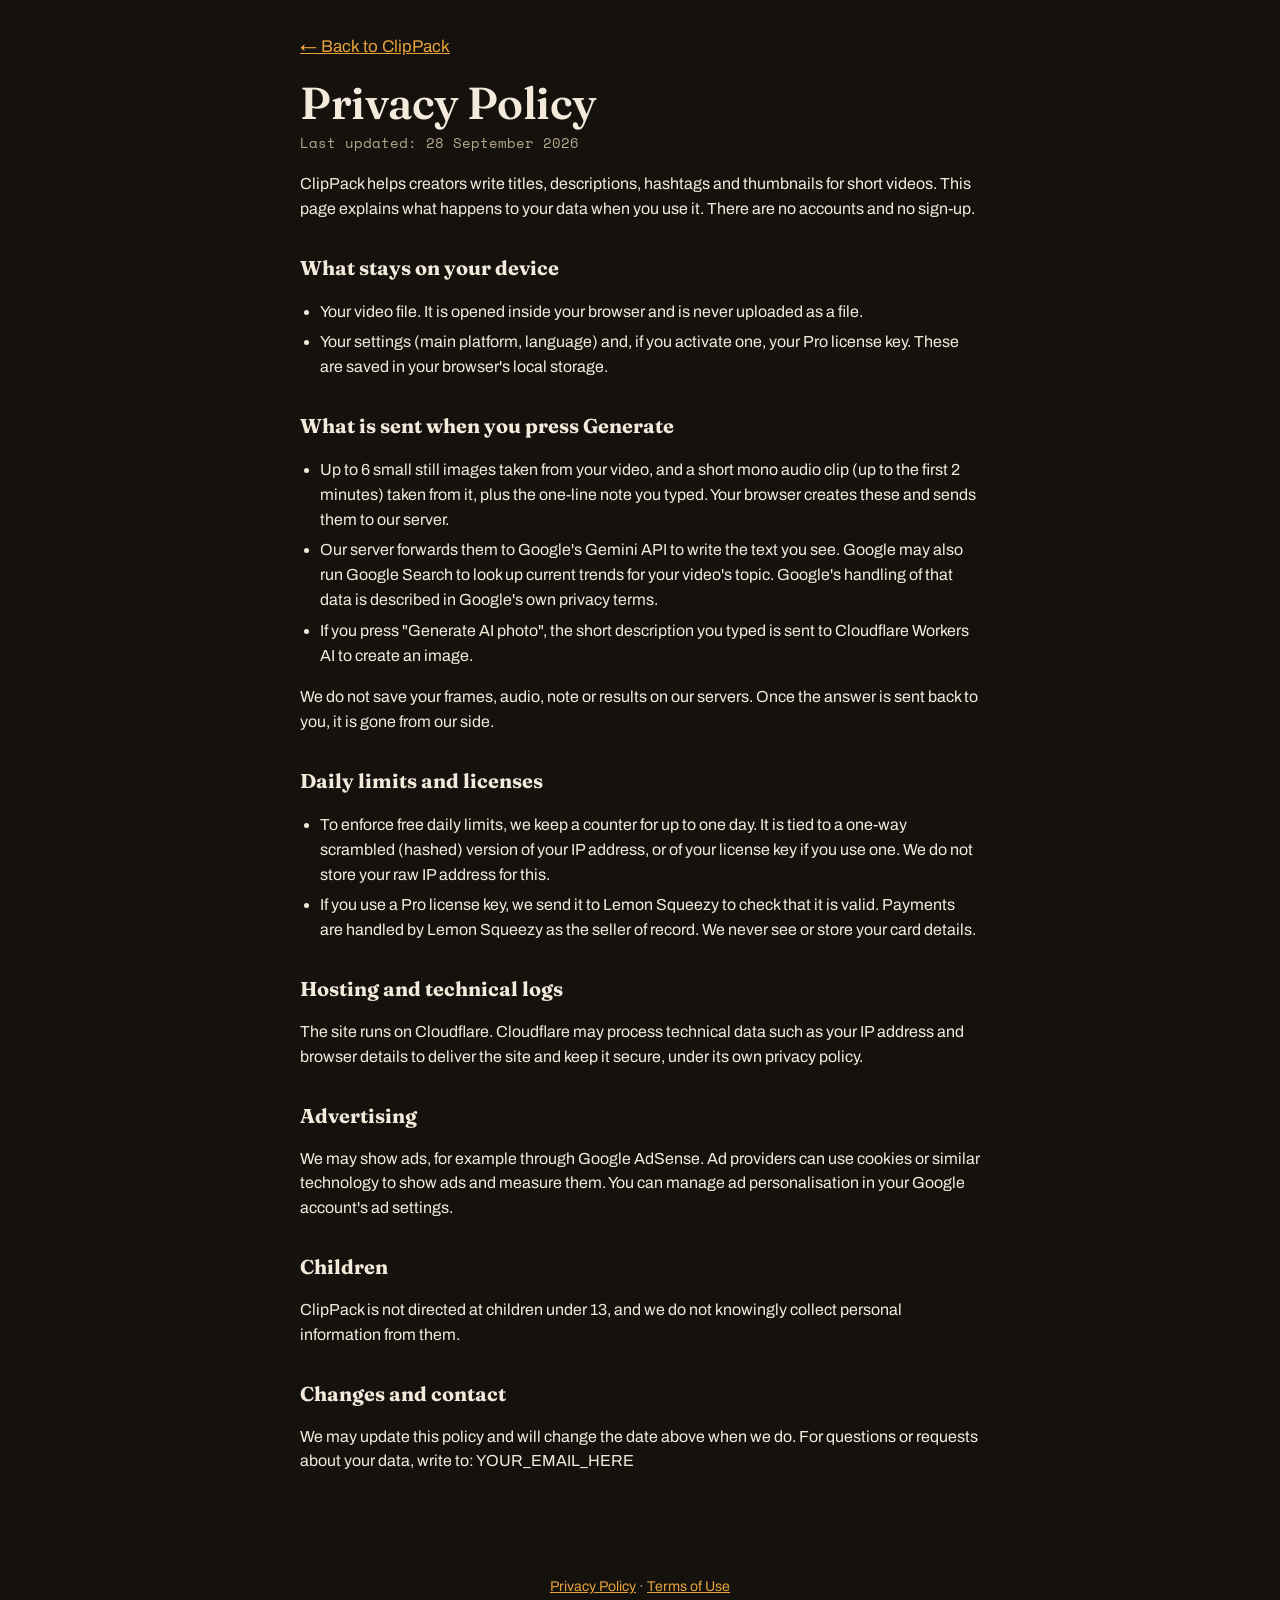
<file: privacy.html>
<!doctype html>
<html lang="en">
<head>
<meta charset="utf-8">
<meta name="viewport" content="width=device-width, initial-scale=1, viewport-fit=cover">
<meta name="color-scheme" content="dark">
<title>Privacy Policy | ClipPack</title>
<meta name="robots" content="index,follow">
<link rel="canonical" href="https://clippack-c97.pages.dev/privacy.html">
<link rel="preconnect" href="https://fonts.googleapis.com">
<link rel="preconnect" href="https://fonts.gstatic.com" crossorigin>
<link href="https://fonts.googleapis.com/css2?family=Fraunces:opsz,wght@9..144,500;9..144,600&family=Archivo:wght@400;500;600;700&family=Space+Mono:wght@400;700&display=swap" rel="stylesheet">
<link rel="stylesheet" href="style.css">
</head>
<body>
<main class="legal">
<a class="back" href="./">&larr; Back to ClipPack</a>
<h1>Privacy Policy</h1>
<p class="updated">Last updated: 28 September 2026</p>
<p>ClipPack helps creators write titles, descriptions, hashtags and thumbnails for short videos. This page explains what happens to your data when you use it. There are no accounts and no sign-up.</p>

<h2>What stays on your device</h2>
<ul>
<li>Your video file. It is opened inside your browser and is never uploaded as a file.</li>
<li>Your settings (main platform, language) and, if you activate one, your Pro license key. These are saved in your browser's local storage.</li>
</ul>

<h2>What is sent when you press Generate</h2>
<ul>
<li>Up to 6 small still images taken from your video, and a short mono audio clip (up to the first 2 minutes) taken from it, plus the one-line note you typed. Your browser creates these and sends them to our server.</li>
<li>Our server forwards them to Google's Gemini API to write the text you see. Google may also run Google Search to look up current trends for your video's topic. Google's handling of that data is described in Google's own privacy terms.</li>
<li>If you press "Generate AI photo", the short description you typed is sent to Cloudflare Workers AI to create an image.</li>
</ul>
<p>We do not save your frames, audio, note or results on our servers. Once the answer is sent back to you, it is gone from our side.</p>

<h2>Daily limits and licenses</h2>
<ul>
<li>To enforce free daily limits, we keep a counter for up to one day. It is tied to a one-way scrambled (hashed) version of your IP address, or of your license key if you use one. We do not store your raw IP address for this.</li>
<li>If you use a Pro license key, we send it to Lemon Squeezy to check that it is valid. Payments are handled by Lemon Squeezy as the seller of record. We never see or store your card details.</li>
</ul>

<h2>Hosting and technical logs</h2>
<p>The site runs on Cloudflare. Cloudflare may process technical data such as your IP address and browser details to deliver the site and keep it secure, under its own privacy policy.</p>

<h2>Advertising</h2>
<p>We may show ads, for example through Google AdSense. Ad providers can use cookies or similar technology to show ads and measure them. You can manage ad personalisation in your Google account's ad settings.</p>

<h2>Children</h2>
<p>ClipPack is not directed at children under 13, and we do not knowingly collect personal information from them.</p>

<h2>Changes and contact</h2>
<p>We may update this policy and will change the date above when we do. For questions or requests about your data, write to: YOUR_EMAIL_HERE</p>
</main>
<footer class="site-foot">
  <p><a href="privacy.html">Privacy Policy</a> &middot; <a href="terms.html">Terms of Use</a></p>
</footer>
</body>
</html>
</file>
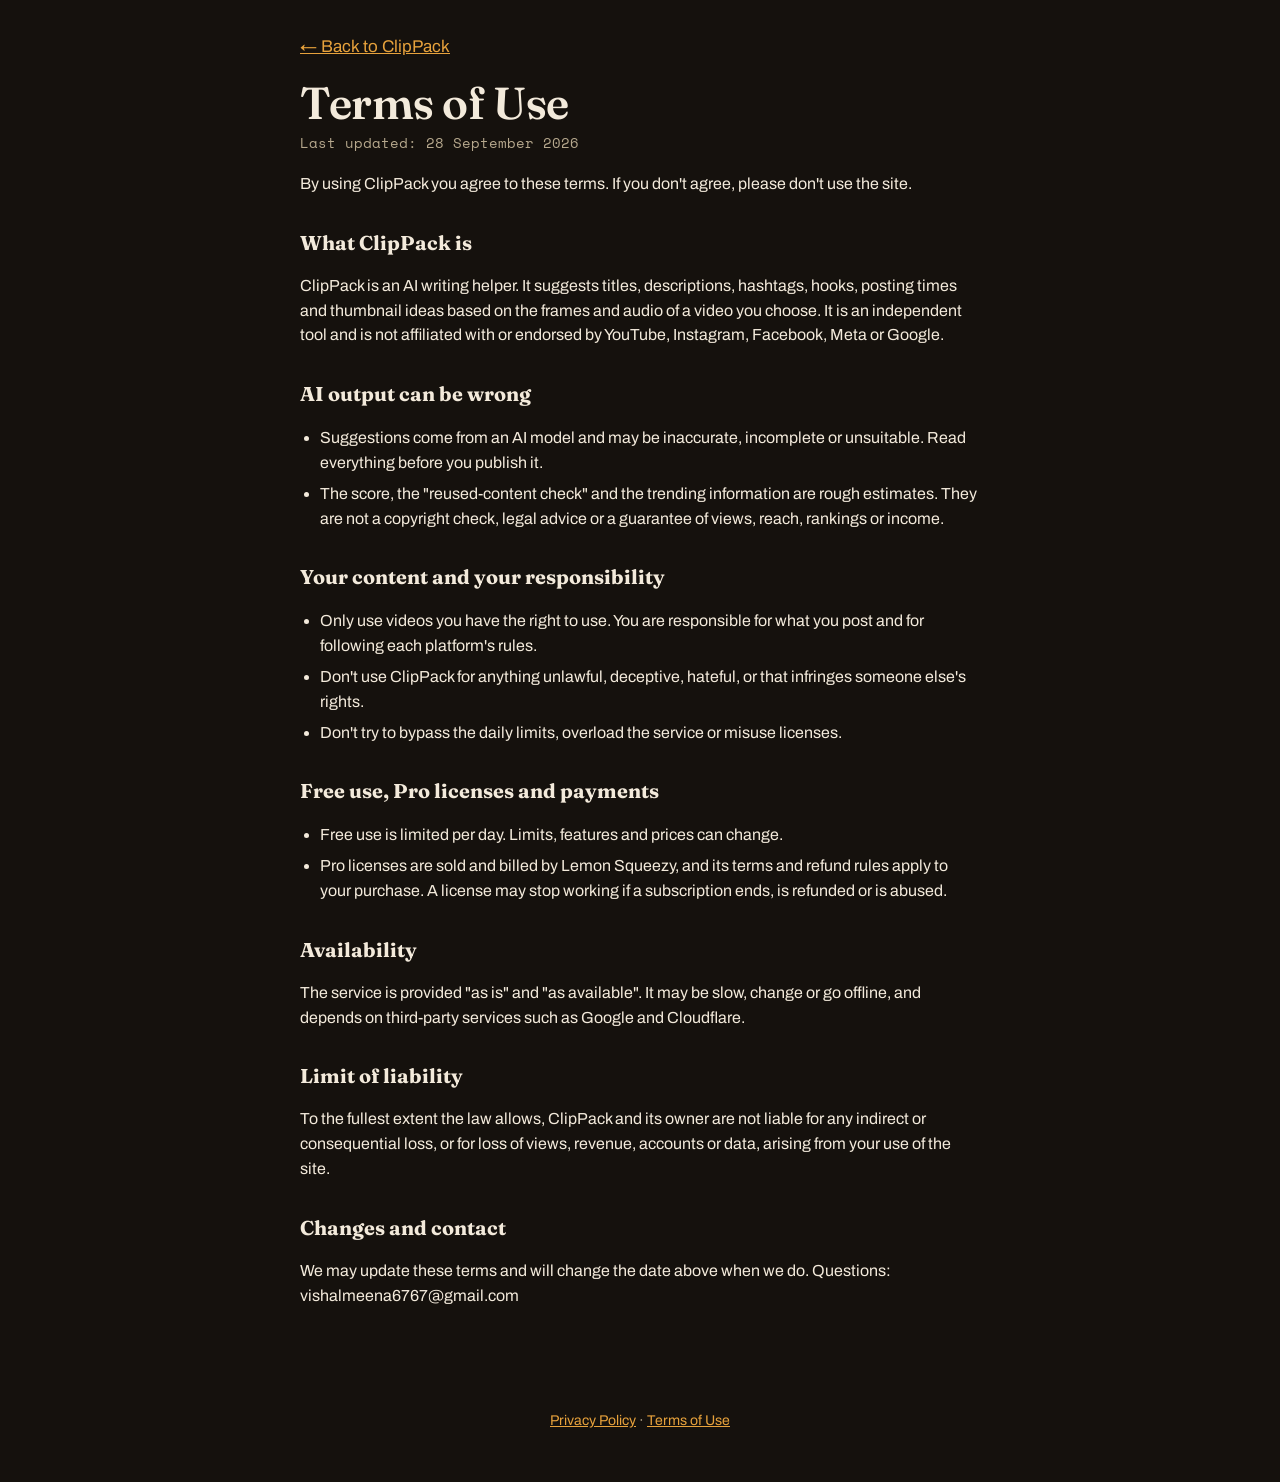
<file: terms.html>
<!doctype html>
<html lang="en">
<head>
<meta charset="utf-8">
<meta name="viewport" content="width=device-width, initial-scale=1, viewport-fit=cover">
<meta name="color-scheme" content="dark">
<title>Terms of Use | ClipPack</title>
<meta name="robots" content="index,follow">
<link rel="canonical" href="https://clippack-c97.pages.dev/terms.html">
<link rel="preconnect" href="https://fonts.googleapis.com">
<link rel="preconnect" href="https://fonts.gstatic.com" crossorigin>
<link href="https://fonts.googleapis.com/css2?family=Fraunces:opsz,wght@9..144,500;9..144,600&family=Archivo:wght@400;500;600;700&family=Space+Mono:wght@400;700&display=swap" rel="stylesheet">
<link rel="stylesheet" href="style.css">
</head>
<body>
<main class="legal">
<a class="back" href="./">&larr; Back to ClipPack</a>
<h1>Terms of Use</h1>
<p class="updated">Last updated: 28 September 2026</p>
<p>By using ClipPack you agree to these terms. If you don't agree, please don't use the site.</p>

<h2>What ClipPack is</h2>
<p>ClipPack is an AI writing helper. It suggests titles, descriptions, hashtags, hooks, posting times and thumbnail ideas based on the frames and audio of a video you choose. It is an independent tool and is not affiliated with or endorsed by YouTube, Instagram, Facebook, Meta or Google.</p>

<h2>AI output can be wrong</h2>
<ul>
<li>Suggestions come from an AI model and may be inaccurate, incomplete or unsuitable. Read everything before you publish it.</li>
<li>The score, the "reused-content check" and the trending information are rough estimates. They are not a copyright check, legal advice or a guarantee of views, reach, rankings or income.</li>
</ul>

<h2>Your content and your responsibility</h2>
<ul>
<li>Only use videos you have the right to use. You are responsible for what you post and for following each platform's rules.</li>
<li>Don't use ClipPack for anything unlawful, deceptive, hateful, or that infringes someone else's rights.</li>
<li>Don't try to bypass the daily limits, overload the service or misuse licenses.</li>
</ul>

<h2>Free use, Pro licenses and payments</h2>
<ul>
<li>Free use is limited per day. Limits, features and prices can change.</li>
<li>Pro licenses are sold and billed by Lemon Squeezy, and its terms and refund rules apply to your purchase. A license may stop working if a subscription ends, is refunded or is abused.</li>
</ul>

<h2>Availability</h2>
<p>The service is provided "as is" and "as available". It may be slow, change or go offline, and depends on third-party services such as Google and Cloudflare.</p>

<h2>Limit of liability</h2>
<p>To the fullest extent the law allows, ClipPack and its owner are not liable for any indirect or consequential loss, or for loss of views, revenue, accounts or data, arising from your use of the site.</p>

<h2>Changes and contact</h2>
<p>We may update these terms and will change the date above when we do. Questions: vishalmeena6767@gmail.com</p>
</main>
<footer class="site-foot">
  <p><a href="privacy.html">Privacy Policy</a> &middot; <a href="terms.html">Terms of Use</a></p>
</footer>
</body>
</html>
</file>
<file: style.css>
:root{
  --canvas:#15110D; --canvas2:#1F160E; --card:#221A12; --card2:#2B2116;
  --panel:#F2EBDC; --panel-ink:#241A10; --panel-mute:#6D5C46; --panel-line:rgba(36,26,16,.16);
  --ink:#F3EADB; --mute:#B6A88D; --line:rgba(243,234,219,.14);
  --amber:#E7A23C; --amber-ink:#241804; --rust:#B7492A; --ok:#93AD69; --err:#DB6C4C;
  --btn:linear-gradient(120deg,#E7A23C 0%,#C97435 55%,#B7492A 100%);
  color-scheme:dark;
  box-sizing:border-box;
  padding-top:env(safe-area-inset-top,0px);
  padding-bottom:env(safe-area-inset-bottom,0px);
}
/* This page is deliberately dark (a darkroom canvas) in every viewer theme. */
@media (prefers-color-scheme: dark){
  :root:not([data-theme="light"]){ --canvas:#15110D; --ink:#F3EADB; --mute:#B6A88D; }
}
:root[data-theme="dark"]{ --canvas:#15110D; --ink:#F3EADB; --mute:#B6A88D; }
html{scroll-padding-top:env(safe-area-inset-top,0px); scroll-behavior:smooth;}
*,*::before,*::after{box-sizing:border-box;}
body{
  margin:0; background:var(--canvas); color:var(--ink);
  font-family:"Archivo",system-ui,-apple-system,"Segoe UI",sans-serif; font-size:17px; line-height:1.55;
  overflow-x:hidden;
}
h1,h2,.brand{font-family:"Fraunces","Georgia",serif; margin:0; font-optical-sizing:auto;}
.mono{font-family:"Space Mono",ui-monospace,Menlo,monospace;}

/* ---------- hero ---------- */
.hero{position:relative; min-height:640px; min-height:min(100svh,880px); overflow:hidden; isolation:isolate;
  background:radial-gradient(120% 70% at 82% 8%,#3a2410 0%,transparent 55%),radial-gradient(90% 65% at 4% 100%,#3a1408 0%,transparent 60%),var(--canvas);}
.hero.no3d .nav{position:absolute; z-index:3; top:0; left:0; right:0; display:flex; align-items:center; justify-content:space-between; padding:18px 20px;}
.brand{display:flex; align-items:center; gap:10px; font-weight:700; font-size:1.3rem; letter-spacing:-.01em;}
.brand svg{width:30px; height:30px; display:block;}
.pill{font-family:"Space Mono",monospace; font-size:.76rem; letter-spacing:.02em; padding:5px 12px; border:1px solid var(--line); border-radius:999px; background:rgba(243,234,219,.06); color:var(--mute);}
.hero-copy{position:absolute; z-index:2; left:0; right:0; bottom:0; padding:90px 20px 34px;
  background:linear-gradient(to top,var(--canvas) 40%,rgba(21,17,13,0) 100%);}
.hero-copy .in{max-width:560px;}
h1{font-weight:600; font-size:clamp(2.5rem,9.6vw,4.6rem); line-height:1.04; letter-spacing:-.01em;}
.lede{margin:16px 0 0; font-size:1.08rem; color:var(--mute); max-width:36ch;}
.cta{display:inline-flex; align-items:center; gap:10px; margin-top:24px; min-height:52px; padding:0 26px; border-radius:10px;
  background:var(--btn); color:var(--amber-ink); font-weight:700; text-decoration:none; box-shadow:0 14px 40px -10px rgba(183,73,42,.55);}
.cta:hover{filter:brightness(1.08);}
.cta:focus-visible,button:focus-visible,select:focus-visible,textarea:focus-visible,input:focus-visible,.frame:focus-visible{outline:3px solid var(--amber); outline-offset:3px;}
@media (min-width:900px){
  .hero-copy{top:0; display:flex; align-items:center; background:linear-gradient(to right,rgba(21,17,13,.88) 0%,rgba(21,17,13,0) 62%); padding:0 6vw;}
}

/* ---------- 3D hero (pure CSS 3D) ---------- */
.stage3d{position:absolute; inset:0; z-index:0; perspective:1100px; perspective-origin:50% 30%; overflow:hidden; pointer-events:none;}
.stars{position:absolute; left:0; top:0; width:2px; height:2px; border-radius:50%;}
.tilt{position:absolute; inset:0; transform-style:preserve-3d; will-change:transform;}
.ring{--cw:clamp(70px,21vw,116px); --ch:calc(var(--cw) * 1.78); --r:calc(var(--cw) * 1.7);
  position:absolute; left:50%; top:30%; width:0; height:0; transform-style:preserve-3d; will-change:transform;}
@media (min-width:900px){ .ring{--cw:128px; left:68%; top:50%;} }
.card3d{position:absolute; width:var(--cw); height:var(--ch); left:calc(var(--cw) / -2); top:calc(var(--ch) / -2); transform-style:preserve-3d;
  transform:translateY(calc((var(--i) - 4) * var(--cw) * 0.38 + var(--bob,0px))) rotateY(calc(var(--i) * 40deg)) translateZ(var(--r));}
.face{position:absolute; inset:0; border-radius:calc(var(--cw) * .08); overflow:hidden; backface-visibility:hidden; -webkit-backface-visibility:hidden; opacity:var(--o,1); border:1px solid rgba(243,234,219,.35);}
.face.front{
  background:radial-gradient(120% 60% at 78% 18%,rgba(255,233,190,.4),transparent 60%),radial-gradient(140% 90% at 8% 88%,var(--c3),transparent 65%),linear-gradient(150deg,var(--c1) 0%,var(--c2) 62%,#1b130a 100%);
  box-shadow:0 0 30px -6px var(--c1);}
.face.back{transform:rotateY(180deg); background:#1b130a;}
.face.back::before{content:""; position:absolute; inset:0; background:radial-gradient(90% 60% at 50% 30%,var(--c1),transparent 70%); opacity:.32;}
.play{position:absolute; left:50%; top:42%; width:36%; aspect-ratio:1; transform:translate(-50%,-50%); border-radius:50%; background:rgba(21,17,13,.32); border:2px solid rgba(255,255,255,.65);}
.play::after{content:""; position:absolute; left:36%; top:26%; width:38%; height:48%; background:#fff; clip-path:polygon(0 0,100% 50%,0 100%);}
.bar{position:absolute; left:8%; right:8%; bottom:33%; height:1.6%; background:rgba(255,255,255,.3); border-radius:4px;}
.bar::before{content:""; display:block; width:38%; height:100%; background:#fff; border-radius:4px;}
.l1{position:absolute; left:8%; bottom:24%; width:64%; height:5.5%; background:rgba(255,255,255,.94); border-radius:4px;}
.l2{position:absolute; left:8%; bottom:17.5%; width:46%; height:4%; background:rgba(255,255,255,.5); border-radius:4px;}
.chip{position:absolute; left:8%; bottom:5%; font:700 calc(var(--cw) * .095) / 1 "Space Mono",monospace; letter-spacing:-.02em; color:#1b130a; padding:.5em .8em; border-radius:5px; background:rgba(255,255,255,.88);}

/* ---------- how it works ---------- */
.steps{max-width:780px; margin:0 auto; padding:38px 20px 6px; display:grid; gap:22px;}
@media (min-width:700px){ .steps{grid-template-columns:repeat(3,1fr); gap:20px;} }
.step{border-top:1px solid var(--line); padding-top:14px;}
.step-n{font-family:"Space Mono",monospace; font-size:.85rem; color:var(--amber);}
.step-t{margin:6px 0 0; font-weight:700; font-size:1.05rem;}
.step-d{margin:4px 0 0; color:var(--mute); font-size:.92rem;}

/* ---------- studio ---------- */
.studio{max-width:780px; margin:0 auto; padding:30px 20px 80px;}
.panel{position:relative; padding:26px 22px; border:1px solid var(--panel-line); border-radius:14px;
  background:var(--panel); color:var(--panel-ink);
  box-shadow:0 30px 70px -28px rgba(0,0,0,.7);}
.panel h2{font-size:1.55rem; font-weight:600; letter-spacing:-.005em; margin-bottom:18px; color:var(--panel-ink);}
.drop{display:flex; flex-direction:column; align-items:center; text-align:center; gap:6px; cursor:pointer; padding:30px 16px;
  border:1.5px dashed var(--panel-mute); border-radius:10px; background:rgba(36,26,16,.035); transition:border-color .2s, background .2s;}
.drop:hover{border-color:var(--rust); background:rgba(183,73,42,.06);}
.drop:focus-within{outline:3px solid var(--rust); outline-offset:3px;}
.drop.has{border-style:solid; border-color:var(--ok); background:rgba(147,173,105,.1);}
.drop svg{width:44px; height:44px; margin-bottom:4px;}
.drop svg,.drop svg *{stroke:var(--panel-ink);}
.drop-title{font-weight:700; font-size:1.2rem; overflow-wrap:anywhere; color:var(--panel-ink);}
.drop-sub{color:var(--panel-mute); font-size:.93rem; max-width:40ch;}
.sr{position:absolute; width:1px; height:1px; overflow:hidden; clip:rect(0 0 0 0); white-space:nowrap;}
.grid{display:grid; grid-template-columns:1fr; gap:16px; margin:20px 0 16px;}
@media (min-width:560px){.grid{grid-template-columns:1fr 1fr;}}
label.field{display:block; font-weight:700; margin:0 0 6px; font-size:.95rem; color:var(--panel-ink);}
select,textarea,input[type=text]{width:100%; font:inherit; color:var(--panel-ink); background:#fff; border:1px solid var(--panel-line); border-radius:8px; padding:12px 14px; min-height:50px;}
select option{background:#fff; color:var(--panel-ink);}
textarea{resize:vertical; min-height:80px;}
textarea::placeholder,input::placeholder{color:var(--panel-mute);}
button{font:inherit; cursor:pointer;}
.primary{position:relative; width:100%; min-height:58px; margin-top:20px; border:0; border-radius:10px; background:var(--btn); color:var(--amber-ink); font-weight:700; font-size:1.05rem;
  box-shadow:0 14px 34px -12px rgba(183,73,42,.5); transition:transform .15s, filter .15s;}
.primary:hover:not(:disabled){filter:brightness(1.07); transform:translateY(-1px);}
.primary:active:not(:disabled){transform:translateY(1px);}
.primary:disabled{opacity:.45; cursor:not-allowed; box-shadow:none;}
.ghost{min-height:42px; padding:0 16px; border:1px solid var(--panel-line); border-radius:8px; background:transparent; color:var(--panel-ink); font-weight:600; white-space:nowrap;}
.ghost:hover{border-color:var(--rust); background:rgba(183,73,42,.08);}
.loadbar{height:3px; margin-top:16px; border-radius:3px; background:rgba(36,26,16,.1); overflow:hidden; opacity:0; transition:opacity .3s;}
.loadbar.on{opacity:1;}
.loadbar::after{content:""; display:block; height:100%; width:40%; background:linear-gradient(90deg,transparent,var(--rust),var(--amber),transparent); animation:slide 1.3s linear infinite;}
@keyframes slide{from{transform:translateX(-100%)}to{transform:translateX(260%)}}
#status{min-height:1.6em; margin:12px 0 0; font-weight:600; color:var(--panel-ink);}
#status.err{color:#93341C;} #status.ok{color:#4C6B2E;}
.note{color:var(--panel-mute); font-size:.9rem; margin:12px 0 0;}

/* ---------- results ---------- */
section.out{margin-top:40px;}
.sec-h{display:flex; align-items:center; justify-content:space-between; gap:12px; margin-bottom:12px;}
.sec-h h2{font-size:1.25rem; font-weight:600;}
.summary{margin:0 0 6px; padding:14px 16px; border-left:3px solid var(--amber); background:var(--card); border-radius:0 10px 10px 0; color:var(--ink);}
.score{padding:16px 18px; background:var(--card); border:1px solid var(--line); border-radius:10px;}
.block{padding:22px 0; border-top:1px solid var(--line);}
.reveal{opacity:0; transform:translateY(18px);}
.show .reveal{animation:rise .7s cubic-bezier(.2,.7,.2,1) both; animation-delay:calc(var(--i,0) * 90ms);}
@keyframes rise{to{opacity:1; transform:none;}}

.strip{position:relative; display:grid; grid-template-columns:repeat(3,1fr); gap:8px; padding:26px 10px; background:var(--card); border:1px solid var(--line); border-radius:10px;}
.strip::before,.strip::after{content:""; position:absolute; left:0; right:0; height:8px; background:repeating-linear-gradient(90deg,rgba(243,234,219,.2) 0 8px,transparent 8px 20px);}
.strip::before{top:9px;} .strip::after{bottom:9px;}
.frame{position:relative; padding:0; border:2px solid transparent; background:#000; overflow:hidden; aspect-ratio:3/4; border-radius:6px; transition:transform .2s, border-color .2s, box-shadow .2s;}
.frame:hover{transform:translateY(-3px);}
.frame img{width:100%; height:100%; object-fit:cover; display:block;}
.frame[aria-pressed="true"]{border-color:var(--amber); box-shadow:0 0 0 3px rgba(231,162,60,.25), 0 12px 26px -8px rgba(231,162,60,.55);}
.frame .tag{position:absolute; left:0; bottom:0; background:var(--amber); color:var(--amber-ink); font-family:"Space Mono",monospace; font-size:.68rem; font-weight:700; padding:1px 7px;}

.titles{list-style:none; margin:0; padding:0;}
.titles li{display:flex; align-items:flex-start; justify-content:space-between; gap:14px; padding:16px 0; border-bottom:1px solid var(--line);}
.titles li:first-child{padding-top:4px;} .titles li:last-child{border-bottom:0;}
.titles .t{font-weight:700; font-size:1.18rem; line-height:1.35; overflow-wrap:anywhere;}
.titles .n{display:block; margin-top:4px; font-weight:400; color:var(--mute); font-size:.82rem; font-family:"Space Mono",monospace;}
.pre{white-space:pre-wrap; margin:0; padding:16px; background:var(--card); border:1px solid var(--line); border-radius:10px; overflow-wrap:anywhere;}
.chips{display:flex; flex-wrap:wrap; gap:8px; margin:0; padding:0; list-style:none;}
.chips li{padding:6px 12px; border:1px solid rgba(231,162,60,.4); background:rgba(231,162,60,.1); border-radius:999px; font-weight:500; overflow-wrap:anywhere;}
.tags{color:var(--mute); font-size:.95rem;}
.score-top{display:flex; align-items:baseline; gap:6px;}
.score-num{font-family:"Fraunces","Georgia",serif; font-size:2.6rem; font-weight:600; line-height:1;}
.score-max{color:var(--mute); font-size:1rem;}
.score-bar{height:8px; margin-top:10px; border-radius:99px; background:var(--card); overflow:hidden;}
.score-fill{height:100%; width:0%; background:var(--btn); border-radius:99px; transition:width .6s ease;}
.cat-chip{padding:6px 14px; border:1px solid rgba(231,162,60,.4); background:rgba(231,162,60,.1); border-radius:999px; font-weight:600;}
.ptabs{display:flex; gap:8px; flex-wrap:wrap; margin-bottom:14px;}
.titles-single{font-weight:700; font-size:1.2rem; line-height:1.4; margin:0;}
.risk{margin:0; padding:14px 16px; background:rgba(183,73,42,.12); border:1px solid rgba(183,73,42,.4); border-radius:10px; color:var(--ink); font-weight:500;}
.improve{margin:0; padding-left:1.3em; display:grid; gap:10px; color:var(--ink);}
.improve li{padding-left:4px;}
.besttime{margin:0; padding:14px 16px; background:rgba(147,173,105,.12); border:1px solid rgba(147,173,105,.4); border-radius:10px; color:var(--ink); font-weight:500;}
.replies{list-style:none; margin:0; padding:0; display:grid; gap:10px;}
.replies li{display:flex; align-items:flex-start; justify-content:space-between; gap:12px; padding:12px 14px; background:var(--card); border:1px solid var(--line); border-radius:10px; overflow-wrap:anywhere;}
.stylebar{display:flex; gap:8px; margin:0 0 14px; flex-wrap:wrap;}
.stylechip{min-height:40px; padding:0 16px; border-radius:999px; border:1px solid var(--line); background:transparent; color:var(--mute); font-weight:600; font:inherit;}
.stylechip[aria-pressed="true"]{background:var(--btn); color:var(--amber-ink); border-color:transparent;}
.note.err{color:var(--err);}
.stylechip[hidden]{display:none;}

.tiltbox{perspective:1000px; display:flex; justify-content:center; padding:26px 0 14px;}
.tiltwrap{position:relative; transform-style:preserve-3d; transform:rotateX(var(--rx,0deg)) rotateY(var(--ry,0deg)); transition:transform .18s ease-out;}
.tiltwrap::before{content:""; position:absolute; inset:8% 6% -6%; background:var(--btn); filter:blur(46px); opacity:.5; z-index:-1; border-radius:24px;}
canvas#thumb{display:block; max-width:100%; height:auto; max-height:min(66vh,540px); width:auto; border-radius:12px; border:1px solid var(--line); background:#000; box-shadow:0 30px 60px -20px rgba(0,0,0,.9);}
.thumbbar{display:grid; gap:12px; grid-template-columns:1fr;}
@media (min-width:600px){.thumbbar{grid-template-columns:1fr auto; align-items:end;}}
.thumbbar .primary{margin-top:0; width:auto; padding:0 24px; color:var(--amber-ink);}
.foot{margin-top:30px; color:var(--mute); font-size:.9rem;}

@media (prefers-reduced-motion: reduce){
  html{scroll-behavior:auto;}
  *{animation:none!important; transition:none!important;}
  .reveal{opacity:1; transform:none;}
}

/* ---------- plan bar (daily limit + license) ---------- */
.planbar{margin-top:20px; padding:14px 16px; border:1px solid var(--panel-line); border-radius:10px; background:rgba(36,26,16,.04);}
.plan-line{margin:0; font-weight:700; color:var(--panel-ink);}
.planbar .upgrade{display:inline-flex; align-items:center; margin-top:10px; text-decoration:none; background:var(--btn); color:var(--amber-ink); border:0;}
.planbar .license{margin-top:12px;}
.license-in{display:grid; grid-template-columns:1fr auto; gap:8px;}
.planbar .note{margin:8px 0 0;}
.planbar .note.err{color:#93341C;}
.planbar #licenseRemove{margin-top:10px;}

/* ---------- footer + legal pages ---------- */
.site-foot{max-width:780px; margin:0 auto; padding:10px 20px 44px; color:var(--mute); font-size:.88rem; text-align:center;}
.site-foot p{margin:6px 0;}
.site-foot a,.legal a{color:var(--amber);}
.legal{max-width:720px; margin:0 auto; padding:34px 20px 70px;}
.legal h1{font-size:clamp(2rem,7vw,2.8rem); margin-bottom:6px;}
.legal h2{font-size:1.25rem; margin:30px 0 8px;}
.legal p,.legal li{color:var(--ink); font-size:1rem;}
.legal ul{padding-left:1.2em; display:grid; gap:6px;}
.legal .updated{color:var(--mute); font-family:"Space Mono",monospace; font-size:.85rem; margin:0 0 18px;}
.legal .back{display:inline-block; margin-bottom:20px;}

/* ---------- length counters + alternate titles ---------- */
.count{margin:6px 0 0; font-family:"Space Mono",ui-monospace,Menlo,monospace; font-size:.8rem; color:var(--mute);}
.count.over{color:var(--err);}
.alt-h{margin:16px 0 8px; font-weight:700; font-size:.95rem; color:var(--mute);}
</file>
